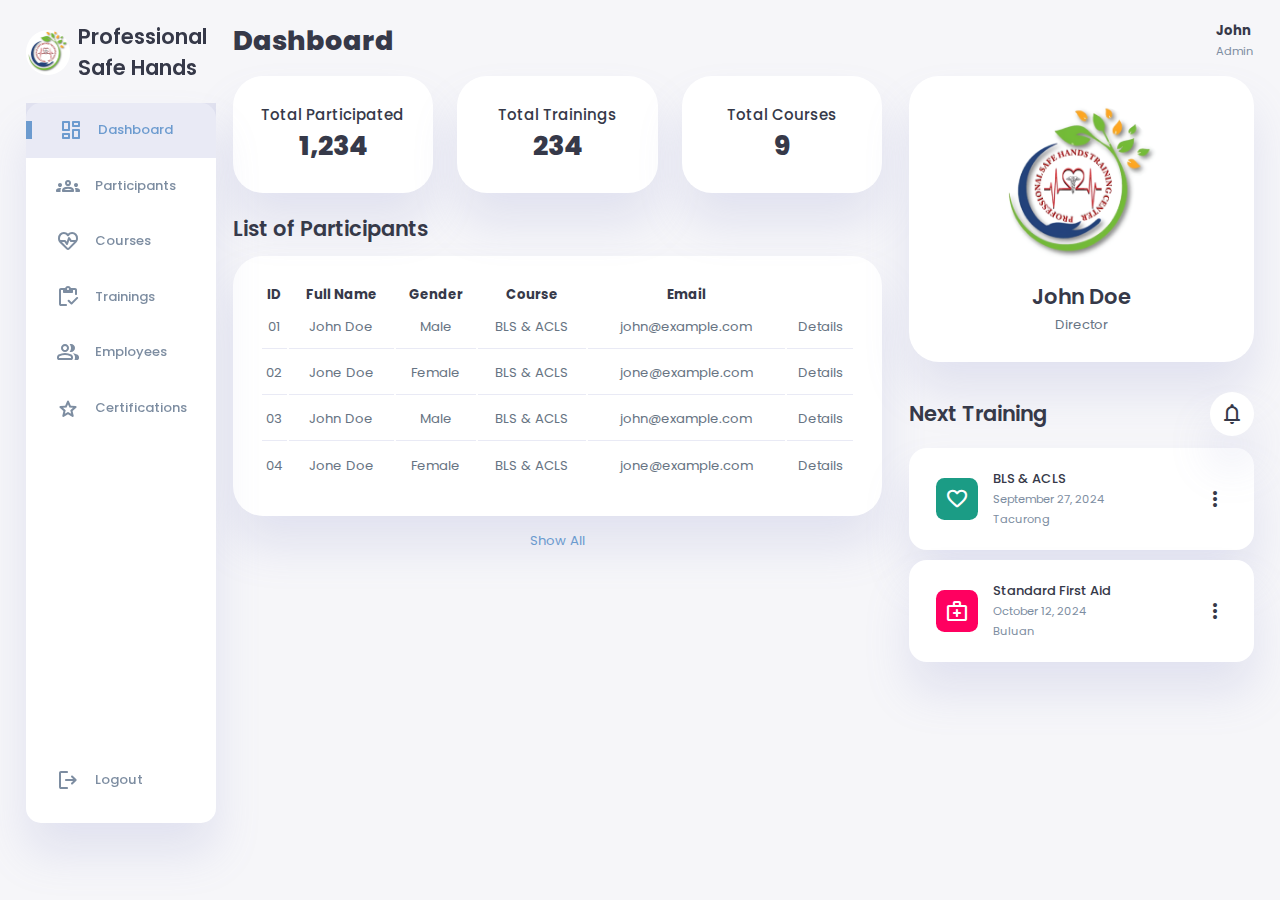
<file: index.html>
<!DOCTYPE html>
<html lang="en">
<head>
    <meta charset="UTF-8">
    <meta name="viewport" content="width=device-width, initial-scale=1.0">
    <link href="https://fonts.googleapis.com/css2?family=Material+Symbols+Rounded" rel="stylesheet" />
    <link rel="stylesheet" href="index.css">
    <title>Home</title>
</head>
<body>
    <div class="container">
        <!-- Sidebar Section -->
        <aside>
            <div class="toggle">
                <div class="logo">
                    <img src="/images/logo.png">
                    <h2>Professional Safe Hands</h2>
                </div>
                <div class="close" id="close-btn" >
                    <span class="material-symbols-rounded">
                        close
                        </span>
                </div>
            </div>

            <div class="sidebar">
                <a href="#" class="active">
                    <span class="material-symbols-rounded">
                        dashboard
                        </span>
                        <h3>Dashboard</h3>
                </a>
                <a href="#">
                <span class="material-symbols-rounded">
                    groups
                    </span>
                        <h3>Participants</h3>
                </a>
                <a href="#">
                    <span class="material-symbols-rounded">
                        ecg_heart
                        </span>
                        </span>
                            <h3>Courses</h3>
                    </a>
                <a href="#">
                    <span class="material-symbols-rounded">
                        inventory
                        </span>
                        <h3>Trainings</h3>
                </a>
                <a href="#">
                    <span class="material-symbols-rounded">
                        group
                        </span>
                            <h3>Employees</h3>
                    </a>
                <a href="#">
                    <span class="material-symbols-rounded">
                        star
                        </span>
                            <h3>Certifications</h3>
                    </a>
                    <a href="#">
                        <span class="material-symbols-rounded">
                            logout
                            </span>
                        <h3>Logout</h3>
                    </a>
            </div>
        </aside>
        <!-- End of Sidebar Section -->

        <!-- Main Content -->
        <main>
            <h1>Dashboard</h1>
            <!-- Analyze Section -->
            <div class="analyse">
                <div class="total-participated">
                    <div class="status">
                        <div class="info">
                            <h3>Total Participated</h3>
                            <h1>1,234</h1>
                        </div>
                    </div>
                </div>
                <div class="total-trainings">
                    <div class="status">
                        <div class="info">
                            <h3>Total Trainings</h3>
                            <h1>234</h1>
                        </div>
                        </div> 
                </div>
                <div class="total-courses">
                    <div class="status">
                        <div class="info">
                            <h3>Total Courses</h3>
                            <h1>9</h1>
                        </div>
                    </div> 
                </div>
            </div>
            <!-- End of Analyze Section -->

            <!-- List of Participants -->
            <div class="list-participants">
                <h2>List of Participants</h2>
                <table>
                    <thead>
                        <tr>
                            <th>ID</th>
                            <th>Full Name</th>
                            <th>Gender</th>
                            <th>Course</th>
                            <th>Email</th>
                            <th></th>
                        </tr>
                    </thead>
                    <tbody>
                        <tr>
                            <td>01</td>
                            <td>John Doe</td>
                            <td>Male</td>
                            <td>BLS & ACLS</td>
                            <td>john@example.com</td>
                            <td>Details</td>
                        </tr>
                        <tr></tr>
                            <td>02</td>
                            <td>Jone Doe</td>
                            <td>Female</td>
                            <td>BLS & ACLS</td>
                            <td>jone@example.com</td>
                            <td>Details</td>
                        </tr>
                        <tr></tr>
                            <td>03</td>
                            <td>John Doe</td>
                            <td>Male</td>
                            <td>BLS & ACLS</td>
                            <td>john@example.com</td>
                            <td>Details</td>
                        </tr>
                        <tr></tr>
                            <td>04</td>
                            <td>Jone Doe</td>
                            <td>Female</td>
                            <td>BLS & ACLS</td>
                            <td>jone@example.com</td>
                            <td>Details</td>
                        </tr>
                    </tbody>
                </table>
                <a href="#">Show All</a>
            </div>
            <!-- End List of Participants -->

        </main>
        <!-- End of Main -->

        <!-- Right Section -->

        <div class="right-section">
            <div class="nav">
                <button id="menu-btn">
                    <span class="material-symbols-rounded">
                        menu
                        </span>
                </button>
                <!-- <div class="dark-mode">
                    <span class="material-symbols-rounded active">
                        light_mode
                        </span>
                    <span class="material-symbols-rounded">
                            dark_mode
                            </span>
                </div> -->

                <div class="profile">
                    <div class="info">
                        <p><b>John</b></p>
                        <small class="text-muted">Admin</small>
                    </div>
                </div>
            </div>

            <!-- End of Nav -->

            <div class="user-profile">
                <div class="logo">
                    <img src="images/logo.png">
                    <h2>John Doe</h2>
                    <p>Director</p>
                </div>
            </div>

            <div class="next-training">
                <div class="header">
                    <h2>Next Training</h2>
                    <span class="material-symbols-rounded">
                        notifications
                        </span>
                </div>

                <div class="training">
                    <div class="icon">
                        <span class="material-symbols-rounded">
                            favorite
                            </span>
                    </div>
                    <div class="content">
                        <div class="info">
                            <h3>BLS & ACLS</h3>
                            <small class="text-muted">September 27, 2024</small>
                            <br>
                            <small class="text-muted">Tacurong</small>
                        </div>
                        <span class="material-symbols-rounded">
                            more_vert
                            </span>
                    </div>
                </div>

                <div class="training deactive">
                    <div class="icon">
                        <span class="material-symbols-rounded">
                            medical_services
                            </span>
                    </div>
                    <div class="content">
                        <div class="info">
                            <h3>Standard First Aid</h3>
                            <small class="text-muted">October 12, 2024</small>
                            <br>
                            <small class="text-muted">Buluan</small>
                        </div>
                        <span class="material-symbols-rounded">
                            more_vert
                            </span>
                    </div>
                </div>

            </div>
        </div>

    </div>
</body>
</html>
</file>
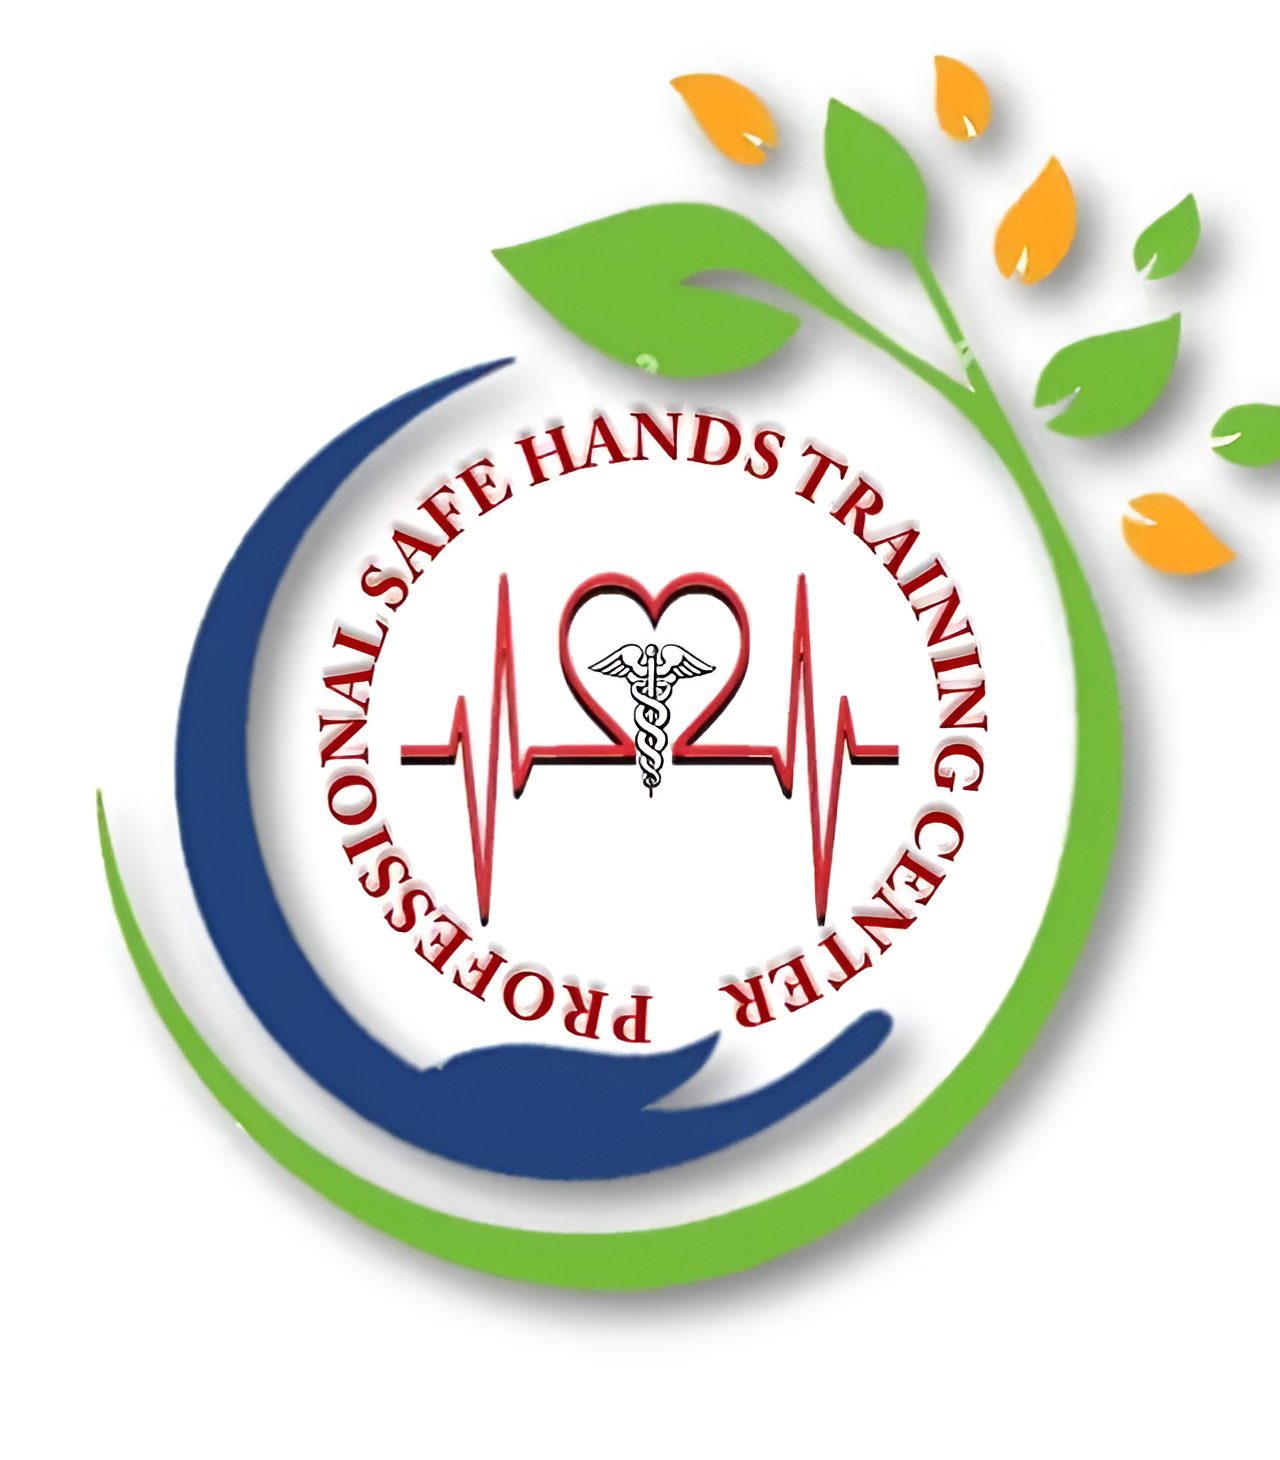
<file: dashboard.html>
<!DOCTYPE html>
<html lang="en">
<head>
    <meta charset="UTF-8">
    <meta name="viewport" content="width=device-width, initial-scale=1.0">
    <title>Dashboard</title>
</head>
<body>
    <div class="container">
        <aside>
            <div class="top">
                <div class="logo">
                    <img src="/images/logo.png" alt="">
                </div>
            </div>
        </aside>
    </div>
    
</body>
</html>
</file>
<file: index.css>
@import url('https://fonts.googleapis.com/css2?family=Poppins:wght@300;400;500;600;700;800&display=swap');

:root{
    --color-primary: #6C9BCF;
    --color-danger: #FF0060;
    --color-success: #1B9C85;
    --color-warning: #F7D060;
    --color-white: #fff;
    --color-info-dark: #7d8da1;
    --color-dark: #363949;
    --color-light: rgba(132, 139, 200, 0.18);
    --color-dark-variant: #677483;
    --color-background: #f6f6f9;

    --card-border-radius: 2rem;
    --border-radius-1: 0.4rem;
    --border-radius-2: 1.2rem;

    --card-padding: 1.8rem;
    --padding-1: 1.2rem;

    --box-shadow: 0 2rem 3rem var(--color-light);
}

.dark-mode-variables{
    --color-background: #181a1e;
    --color-white: #202528;
    --color-dark: #edeffd;
    --color-dark-variant: #a3bdcc;
    --color-light: rgba(0, 0, 0, 0.4);
    --box-shadow: 0 2rem 3rem var(--color-light);
}

*{
    margin: 0;
    padding: 0;
    outline: 0;
    appearance: 0;
    border: 0;
    text-decoration: none;
    box-sizing: border-box;
}

html {
    font-size: 15px;
}

body {
    width: 100vw;
    height: 100vh;
    font-family: 'Poppins', sans-serif;
    font-size: 0.88rem;
    user-select: none;
    overflow-x: hidden;
    color: var(--color-dark);
    background-color: var(--color-background);
}

a {
    color: var(--color-dark);
}

img {
    display: block;
    width: 100%;
    object-fit: cover;
}

h1 {
    font-weight: 800;
    font-size: 1.8rem;
}

h2 {
    font-weight: 600;
    font-size: 1.4rem;
}

h3 {
    font-weight: 500;
    font-size: 0.87rem;
}

small {
    font-size: 0.76rem;
}

p {
    color: var(--color-dark-variant);
}

b {
    color: var(--color-dark);
}

.text-muted {
    color: var(--color-info-dark);
}

.primary {
    color: var(--color-primary);
}

.danger {
    color: var(--color-danger);
}

.succes {
    color: var(--color-success);
}

.warning {
    color: var(--color-warning);
}

.container {
    position: relative;
    display: grid;
    width: 96%;
    margin: 0 auto;
    gap: 1.8rem;
    grid-template-columns: 12rem auto 23rem;
}

aside {
    height: 100vh;
}

aside .toggle {
    display: flex;
    align-items: center;
    justify-content: space-between;
    margin-top: 1.4rem;
    position: fixed;
    width: 90px;
}

aside .toggle .logo{
    display: flex;
    align-items: center;
    gap: 0.5rem;
}

aside .toggle .logo img {
    width: 3rem;
    height: 3rem;
    border-radius: 50%;
}

aside .toggle .close {
    padding-right: 1rem;
    display: none;
}

aside .sidebar {
    display: flex;
    flex-direction: column;
    background-color: var(--color-white);
    box-shadow: var(--box-shadow);
    border-radius: 15px;
    height: 80vh;
    width: 190px;
    margin-top: 80px;
    position: fixed;
    top: 1.5rem;
    transition: all 0.3s ease;
}

aside .sidebar:hover {
    box-shadow: none;
}

aside .sidebar a {
    display: flex;
    align-items: center;
    color: var(--color-info-dark);
    height: 3.7rem;
    gap: 1rem;
    position: relative;
    margin-left: 2rem;
    transition: all 0.3s ease;
}

aside .sidebar a span {
    font-size: 1.6rem;
    transition: all 0.3s ease;
}

aside .sidebar a:last-child {
    position: absolute;
    bottom: 1rem;
    width: 100%;
}

aside .sidebar a.active {
    width: 100%;
    color: var(--color-primary);
    background-color: var(--color-light);
    margin-left: 0;
}

aside .sidebar a.active::before {
    content: '';
    width: 6px;
    height: 18px;
    background-color: var(--color-primary);
}

aside .sidebar a.active span {
    color: var(--color-primary);
    margin-left: calc(1rem - 3px);
}

aside .sidebar a:hover {
    color: var(--color-primary);
}

aside .sidebar a:hover span {
    margin-left: 0.6rem;
}

/* Main Content Style */

main {
    margin-top: 1.4rem;
}

main .analyse {
    display: grid;
    grid-template-columns: repeat(3, 1fr);
    gap: 1.6rem;
}

main .analyse > div {
    background-color: var(--color-white);
    padding: var(--card-padding);
    border-radius: var(--card-border-radius);
    margin-top: 1rem;
    box-shadow: var(--box-shadow);
    cursor: pointer;
    text-align: center;
    transition: all 0.3s ease;
}

main .analyse > div:hover {
    box-shadow: none;
}

main .analyse h3 {
    font-size: 1rem;
}

/* List of Participants Style */

main .list-participants {
    margin-top: 1.3rem;
}

main .list-participants h2 {
    margin-bottom: 0.8rem;
}

main .list-participants table {
    background-color: var(--color-white);
    width: 100%;
    padding: var(--card-padding);
    text-align: center;
    box-shadow: var(--box-shadow);
    border-radius: var(--card-border-radius);
    transition: all 0.3s ease;
}

main .list-participants table:hover {
    box-shadow: none;
}

main table tbody td {
    height: 2.8rem;
    border-bottom: 1px solid var(--color-light);
    color: var(--color-dark-variant);
}

main table tbody tr:last-child td {
    border: none;
}

main .list-participants a {
    text-align: center;
    display: block;
    margin: 1rem auto;
    color: var(--color-primary);
}

/* Right Section Style */

.right-section {
    margin-top: 1.4rem;
}

.right-section .nav {
    display: flex;
    justify-content: end;
    gap: 2rem;
}

.right-section .nav button {
    display: none;
}

.right-section .dark-mode {
    background-color: var(--color-light);
    display: flex;
    justify-content: space-between;
    align-items: center;
    height: 1.6rem;
    width: 4.2rem;
    cursor: pointer;
    border-radius: var(--border-radius-1);
}

.right-section .dark-mode span {
    font-size: 1.2rem;
    width: 50%;
    height: 100%;
    display: flex;
    align-items: center;
    justify-content: center;
}

.right-section .dark-mode span.active {
    background-color: var(--color-primary);
    color: white;
    border-radius: var(--border-radius-1);
}

.right-section .user-profile {
    display: flex;
    justify-content: center;
    text-align: center;
    margin-top: 1rem;
    background-color: var(--color-white);
    padding: var(--card-padding);
    border-radius: var(--card-border-radius);
    box-shadow: var(--box-shadow);
    cursor: pointer;
    transition: all 0.3s ease;
}

.right-section .user-profile:hover {
    box-shadow: none;
}

.right-section .user-profile img {
    width: 11rem;
    height: auto;
    margin-bottom: 0.8rem;
    border-radius: 50%;
}

.right-section .user-profile h2 {
    margin-bottom: 0.2rem;
}

.right-section .next-training {
    margin-top: 2rem;
}

.right-section .next-training .header{
    display: flex;
    align-items: center;
    justify-content: space-between;
    margin-bottom: 0.8rem;
}

.right-section .next-training .header span {
    padding: 10px;
    box-shadow: var(--box-shadow);
    background-color: var(--color-white);
    border-radius: 50%;
}


.right-section .next-training .training {
    background-color: var(--color-white);
    display: flex;
    align-items: center;
    gap: 1rem;
    margin-bottom: 0.7rem;
    padding: 1.4rem var(--card-padding);
    border-radius: var(--border-radius-2);
    box-shadow: var(--box-shadow);
    cursor: pointer;
    transition: all 0.3s ease;
}

.right-section .next-training .training:hover {
    box-shadow: none;
}

.right-section .next-training .training .content {
    display: flex;
    justify-content: space-between;
    align-items: center;
    margin: 0;
    width: 100%;
}

.right-section .next-training .training .icon {
    padding: 0.6rem;
    color: var(--color-white);
    background-color: var(--color-success);
    border-radius: 20%;
    display: flex;
}

.right-section .next-training .training.deactive .icon {
    background-color: var(--color-danger);
}
</file>
